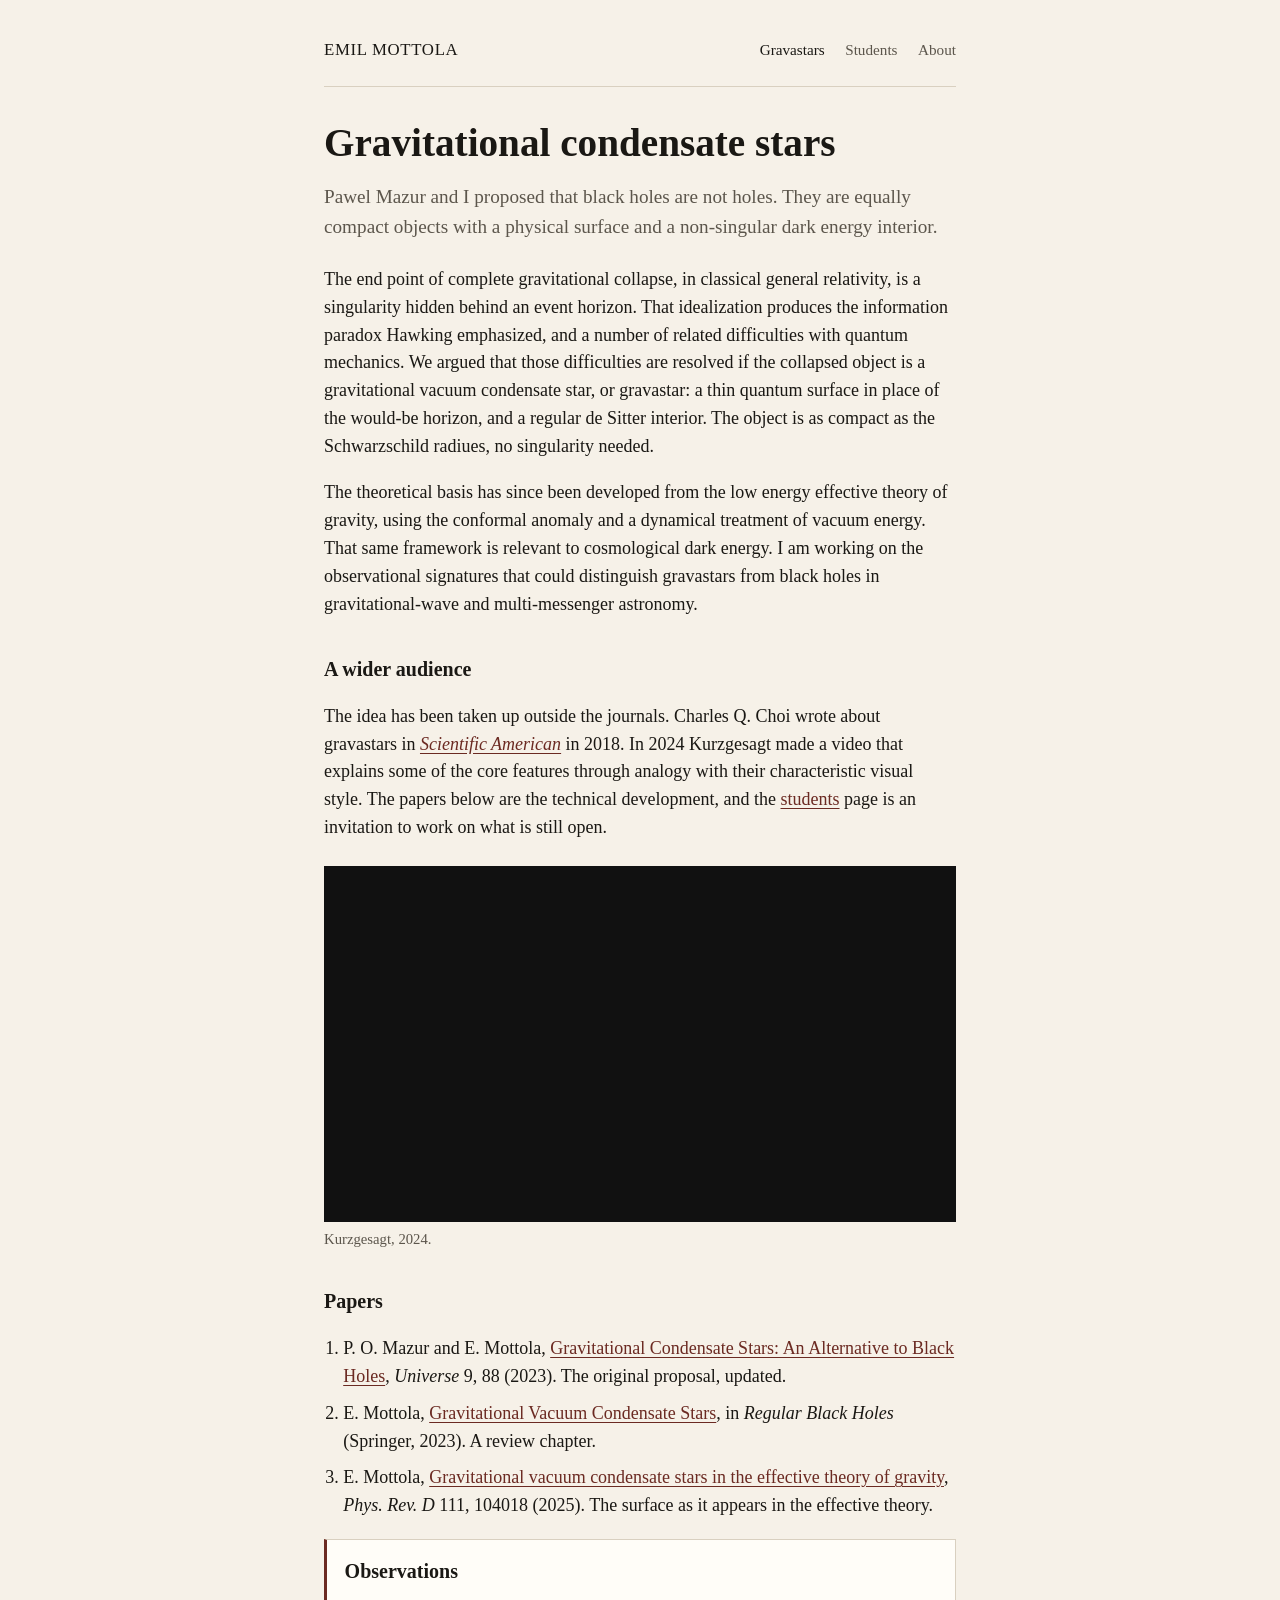
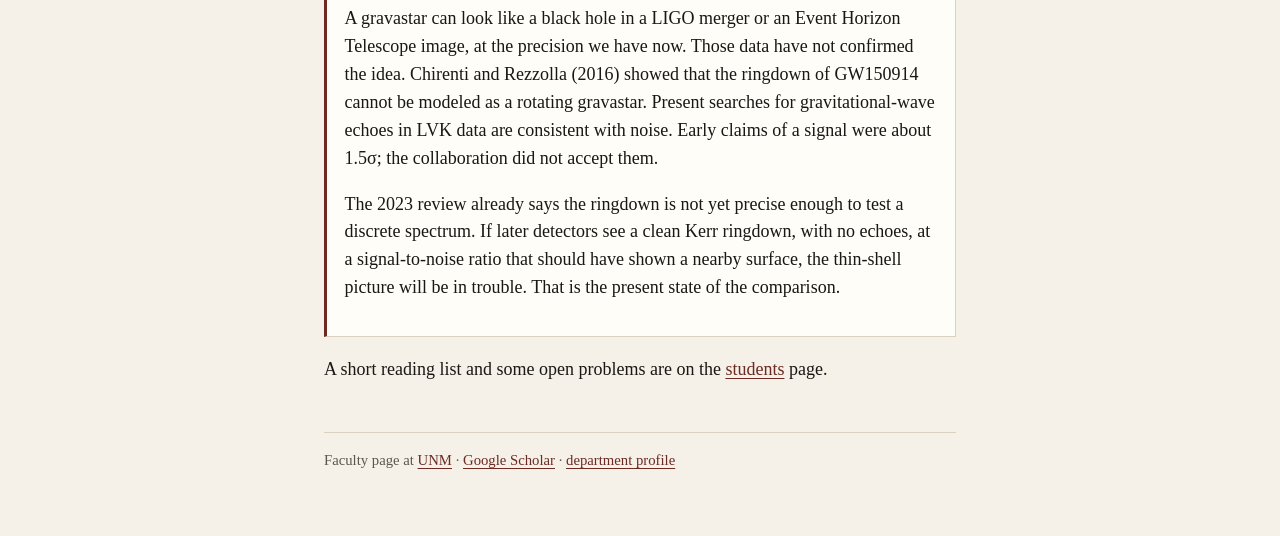
<file: index.html>
<!DOCTYPE html>
<html lang="en">
<head>
<meta charset="utf-8">
<meta name="viewport" content="width=device-width, initial-scale=1">
<title>Emil Mottola — gravitational condensate stars</title>
<meta name="description" content="Gravitational vacuum condensate stars, or gravastars: compact objects with a physical surface and a non-singular dark energy interior, proposed as an alternative to black holes.">
<link rel="stylesheet" href="/style.css">
</head>
<body>
<div class="wrap">
<header class="site">
  <a class="name" href="/">Emil Mottola</a>
  <nav>
    <a href="/" aria-current='page'>Gravastars</a>
    <a href="/start.html">Students</a>
    <a href="/about.html">About</a>
  </nav>
</header>
<h1>Gravitational condensate stars</h1>
<p class="lede">Pawel Mazur and I proposed that black holes are not holes. They are equally compact objects with a physical surface and a non-singular dark energy interior.</p>
<p>The end point of complete gravitational collapse, in classical general relativity, is a singularity hidden behind an event horizon. That idealization produces the information paradox Hawking emphasized, and a number of related difficulties with quantum mechanics. We argued that those difficulties are resolved if the collapsed object is a gravitational vacuum condensate star, or gravastar: a thin quantum surface in place of the would-be horizon, and a regular de Sitter interior. The object is as compact as the Schwarzschild radiues, no singularity needed.</p>
<p>The theoretical basis has since been developed from the low energy effective theory of gravity, using the conformal anomaly and a dynamical treatment of vacuum energy. That same framework is relevant to cosmological dark energy. I am working on the observational signatures that could distinguish gravastars from black holes in gravitational-wave and multi-messenger astronomy.</p>
<h2>A wider audience</h2>
<p>The idea has been taken up outside the journals. Charles Q. Choi wrote about gravastars in <a href="https://www.scientificamerican.com/article/black-hole-pretenders-could-really-be-bizarre-quantum-stars/"><em>Scientific American</em></a> in 2018. In 2024 Kurzgesagt made a video that explains some of the core features through analogy with their characteristic visual style. The papers below are the technical development, and the <a href="/start.html">students</a> page is an invitation to work on what is still open.</p>
<div class="video">
  <iframe src="https://www.youtube-nocookie.com/embed/BmUZ2wp1lM8" title="Kurzgesagt video on gravastars" allow="accelerometer; clipboard-write; encrypted-media; gyroscope; picture-in-picture; web-share" allowfullscreen loading="lazy"></iframe>
</div>
<p class="caption">Kurzgesagt, 2024.</p>
<h2>Papers</h2>
<ol class="papers">
  <li>P. O. Mazur and E. Mottola, <a href="https://arxiv.org/abs/gr-qc/0109035">Gravitational Condensate Stars: An Alternative to Black Holes</a>, <em>Universe</em> 9, 88 (2023). The original proposal, updated.</li>
  <li>E. Mottola, <a href="https://arxiv.org/abs/2302.09690">Gravitational Vacuum Condensate Stars</a>, in <em>Regular Black Holes</em> (Springer, 2023). A review chapter.</li>
  <li>E. Mottola, <a href="https://arxiv.org/abs/2502.02519">Gravitational vacuum condensate stars in the effective theory of gravity</a>, <em>Phys. Rev. D</em> 111, 104018 (2025). The surface as it appears in the effective theory.</li>
</ol>
<div class="card kill">
  <h2 style="margin-top:0">Observations</h2>
  <p>A gravastar can look like a black hole in a LIGO merger or an Event Horizon Telescope image, at the precision we have now. Those data have not confirmed the idea. Chirenti and Rezzolla (2016) showed that the ringdown of GW150914 cannot be modeled as a rotating gravastar. Present searches for gravitational-wave echoes in LVK data are consistent with noise. Early claims of a signal were about 1.5σ; the collaboration did not accept them.</p>
  <p>The 2023 review already says the ringdown is not yet precise enough to test a discrete spectrum. If later detectors see a clean Kerr ringdown, with no echoes, at a signal-to-noise ratio that should have shown a nearby surface, the thin-shell picture will be in trouble. That is the present state of the comparison.</p>
</div>
<p>A short reading list and some open problems are on the <a href="/start.html">students</a> page.</p>
<footer>
  Faculty page at <a href="https://www.unm.edu/~emottola/">UNM</a>
  · <a href="https://scholar.google.com/citations?user=PwOZ340AAAAJ">Google Scholar</a>
  · <a href="https://physics.unm.edu/people/faculty/emil-mottola.html">department profile</a>
</footer>
</div>
</body>
</html>
</file>
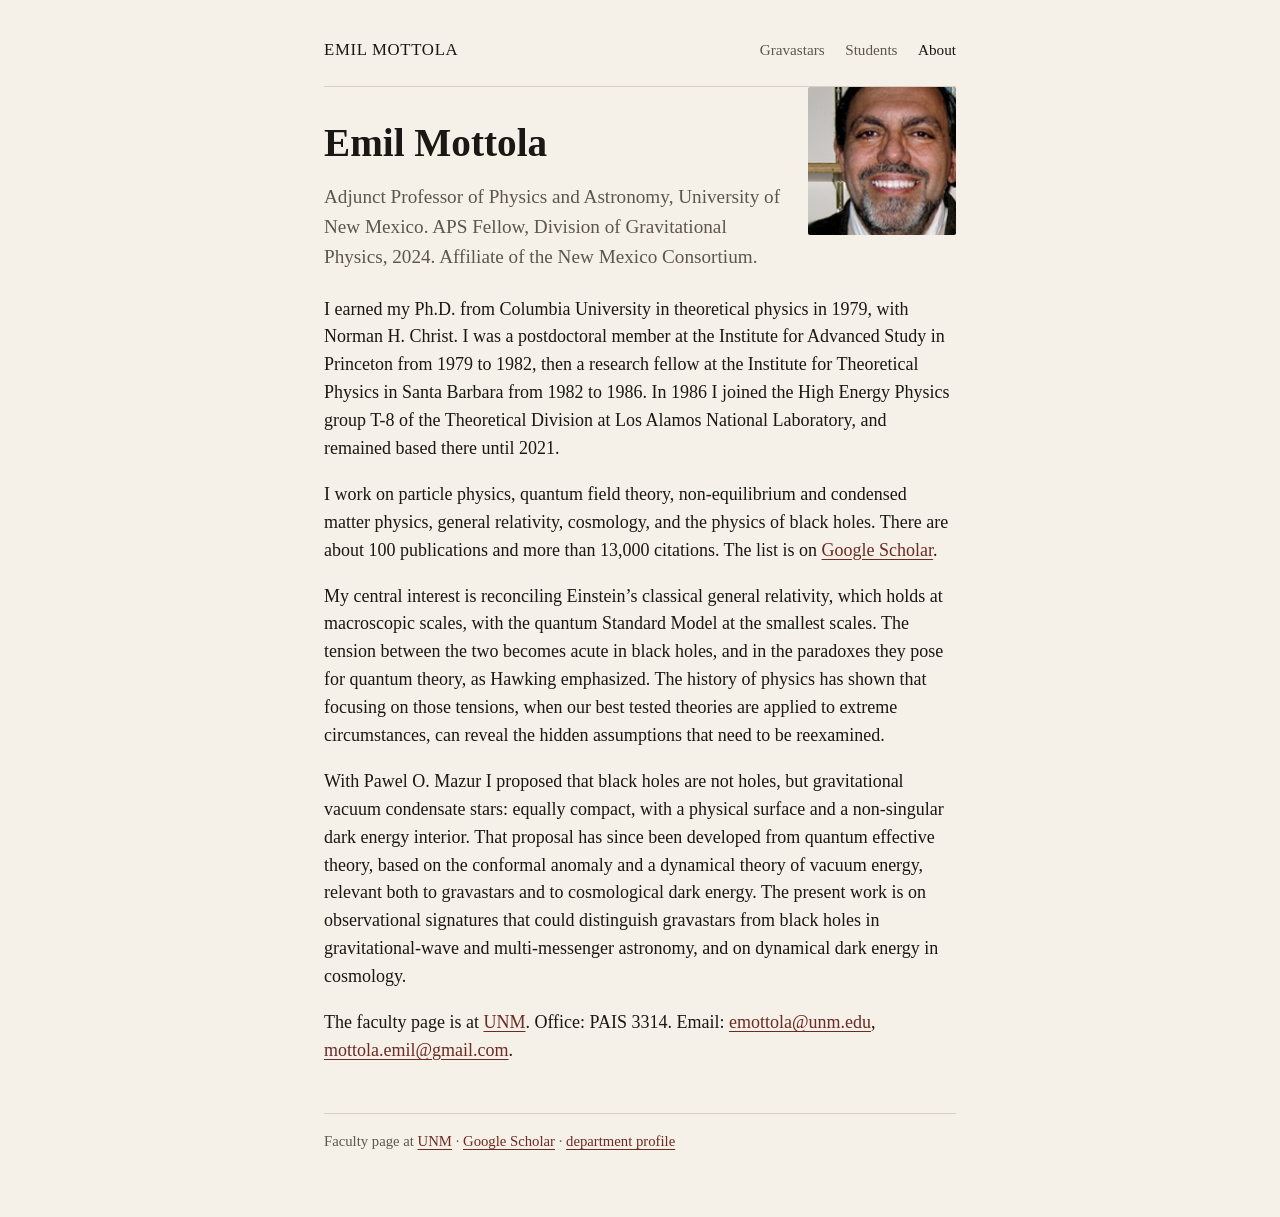
<file: about.html>
<!DOCTYPE html>
<html lang="en">
<head>
<meta charset="utf-8">
<meta name="viewport" content="width=device-width, initial-scale=1">
<title>About — Emil Mottola</title>
<link rel="stylesheet" href="/style.css">
</head>
<body>
<div class="wrap">
<header class="site">
  <a class="name" href="/">Emil Mottola</a>
  <nav>
    <a href="/">Gravastars</a>
    <a href="/start.html">Students</a>
    <a href="/about.html" aria-current='page'>About</a>
  </nav>
</header>
<img class="portrait" src="/emil-mottola.jpg" alt="Emil Mottola">
<h1>Emil Mottola</h1>
<p class="lede">Adjunct Professor of Physics and Astronomy, University of New Mexico. APS Fellow, Division of Gravitational Physics, 2024. Affiliate of the New Mexico Consortium.</p>
<p>I earned my Ph.D. from Columbia University in theoretical physics in 1979, with Norman H. Christ. I was a postdoctoral member at the Institute for Advanced Study in Princeton from 1979 to 1982, then a research fellow at the Institute for Theoretical Physics in Santa Barbara from 1982 to 1986. In 1986 I joined the High Energy Physics group T-8 of the Theoretical Division at Los Alamos National Laboratory, and remained based there until 2021.</p>
<p>I work on particle physics, quantum field theory, non-equilibrium and condensed matter physics, general relativity, cosmology, and the physics of black holes. There are about 100 publications and more than 13,000 citations. The list is on <a href="https://scholar.google.com/citations?user=PwOZ340AAAAJ">Google Scholar</a>.</p>
<p>My central interest is reconciling Einstein’s classical general relativity, which holds at macroscopic scales, with the quantum Standard Model at the smallest scales. The tension between the two becomes acute in black holes, and in the paradoxes they pose for quantum theory, as Hawking emphasized. The history of physics has shown that focusing on those tensions, when our best tested theories are applied to extreme circumstances, can reveal the hidden assumptions that need to be reexamined.</p>
<p>With Pawel O. Mazur I proposed that black holes are not holes, but gravitational vacuum condensate stars: equally compact, with a physical surface and a non-singular dark energy interior. That proposal has since been developed from quantum effective theory, based on the conformal anomaly and a dynamical theory of vacuum energy, relevant both to gravastars and to cosmological dark energy. The present work is on observational signatures that could distinguish gravastars from black holes in gravitational-wave and multi-messenger astronomy, and on dynamical dark energy in cosmology.</p>
<p>The faculty page is at <a href="https://www.unm.edu/~emottola/">UNM</a>. Office: PAIS 3314. Email: <a href="mailto:emottola@unm.edu">emottola@unm.edu</a>, <a href="mailto:mottola.emil@gmail.com">mottola.emil@gmail.com</a>.</p>
<footer>
  Faculty page at <a href="https://www.unm.edu/~emottola/">UNM</a>
  · <a href="https://scholar.google.com/citations?user=PwOZ340AAAAJ">Google Scholar</a>
  · <a href="https://physics.unm.edu/people/faculty/emil-mottola.html">department profile</a>
</footer>
</div>
</body>
</html>
</file>
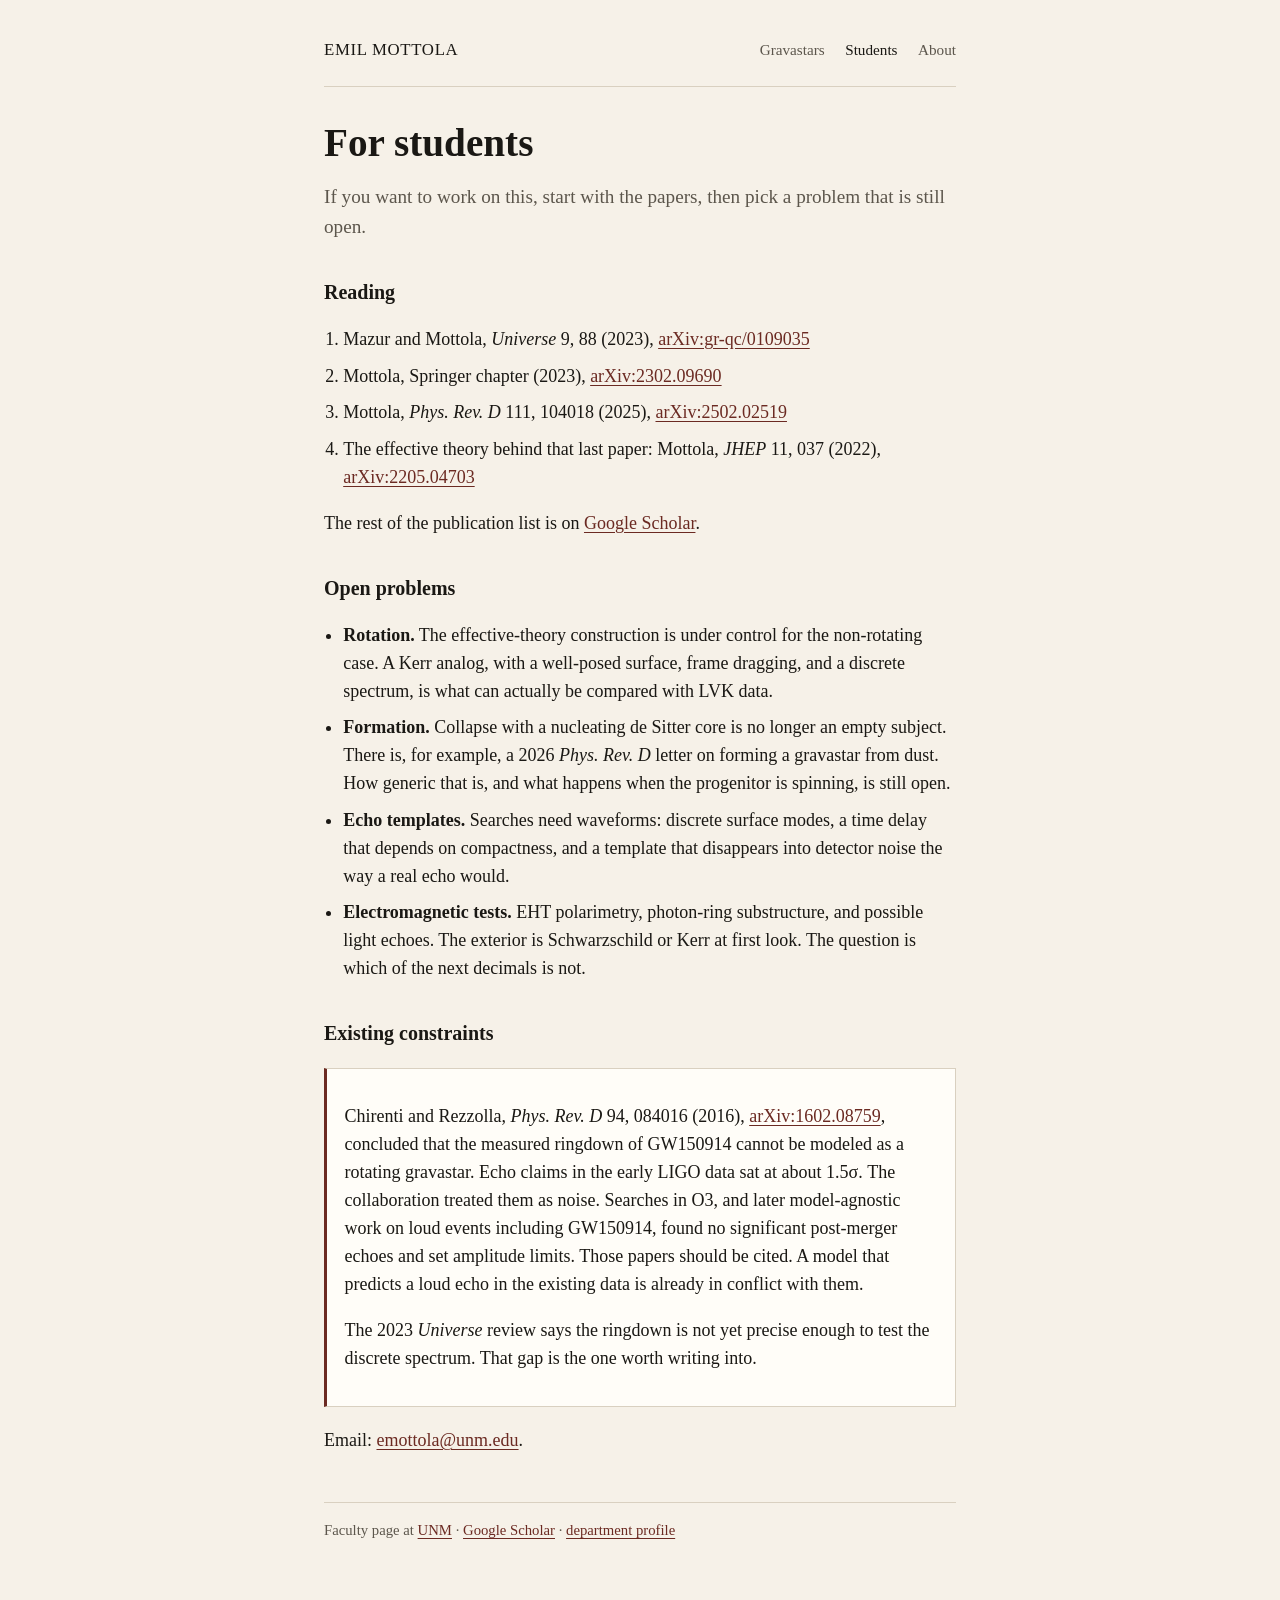
<file: start.html>
<!DOCTYPE html>
<html lang="en">
<head>
<meta charset="utf-8">
<meta name="viewport" content="width=device-width, initial-scale=1">
<title>Students — Emil Mottola</title>
<link rel="stylesheet" href="/style.css">
</head>
<body>
<div class="wrap">
<header class="site">
  <a class="name" href="/">Emil Mottola</a>
  <nav>
    <a href="/">Gravastars</a>
    <a href="/start.html" aria-current='page'>Students</a>
    <a href="/about.html">About</a>
  </nav>
</header>
<h1>For students</h1>
<p class="lede">If you want to work on this, start with the papers, then pick a problem that is still open.</p>
<h2>Reading</h2>
<ol class="papers">
  <li>Mazur and Mottola, <em>Universe</em> 9, 88 (2023), <a href="https://arxiv.org/abs/gr-qc/0109035">arXiv:gr-qc/0109035</a></li>
  <li>Mottola, Springer chapter (2023), <a href="https://arxiv.org/abs/2302.09690">arXiv:2302.09690</a></li>
  <li>Mottola, <em>Phys. Rev. D</em> 111, 104018 (2025), <a href="https://arxiv.org/abs/2502.02519">arXiv:2502.02519</a></li>
  <li>The effective theory behind that last paper: Mottola, <em>JHEP</em> 11, 037 (2022), <a href="https://arxiv.org/abs/2205.04703">arXiv:2205.04703</a></li>
</ol>
<p>The rest of the publication list is on <a href="https://scholar.google.com/citations?user=PwOZ340AAAAJ">Google Scholar</a>.</p>
<h2>Open problems</h2>
<ul class="plain">
  <li><strong>Rotation.</strong> The effective-theory construction is under control for the non-rotating case. A Kerr analog, with a well-posed surface, frame dragging, and a discrete spectrum, is what can actually be compared with LVK data.</li>
  <li><strong>Formation.</strong> Collapse with a nucleating de Sitter core is no longer an empty subject. There is, for example, a 2026 <em>Phys. Rev. D</em> letter on forming a gravastar from dust. How generic that is, and what happens when the progenitor is spinning, is still open.</li>
  <li><strong>Echo templates.</strong> Searches need waveforms: discrete surface modes, a time delay that depends on compactness, and a template that disappears into detector noise the way a real echo would.</li>
  <li><strong>Electromagnetic tests.</strong> EHT polarimetry, photon-ring substructure, and possible light echoes. The exterior is Schwarzschild or Kerr at first look. The question is which of the next decimals is not.</li>
</ul>
<h2>Existing constraints</h2>
<div class="card kill">
  <p>Chirenti and Rezzolla, <em>Phys. Rev. D</em> 94, 084016 (2016), <a href="https://arxiv.org/abs/1602.08759">arXiv:1602.08759</a>, concluded that the measured ringdown of GW150914 cannot be modeled as a rotating gravastar. Echo claims in the early LIGO data sat at about 1.5σ. The collaboration treated them as noise. Searches in O3, and later model-agnostic work on loud events including GW150914, found no significant post-merger echoes and set amplitude limits. Those papers should be cited. A model that predicts a loud echo in the existing data is already in conflict with them.</p>
  <p>The 2023 <em>Universe</em> review says the ringdown is not yet precise enough to test the discrete spectrum. That gap is the one worth writing into.</p>
</div>
<p>Email: <a href="mailto:emottola@unm.edu">emottola@unm.edu</a>.</p>
<footer>
  Faculty page at <a href="https://www.unm.edu/~emottola/">UNM</a>
  · <a href="https://scholar.google.com/citations?user=PwOZ340AAAAJ">Google Scholar</a>
  · <a href="https://physics.unm.edu/people/faculty/emil-mottola.html">department profile</a>
</footer>
</div>
</body>
</html>
</file>
<file: style.css>
:root {
  --ink: #1a1814;
  --muted: #5c564c;
  --paper: #f6f1e8;
  --card: #fffdf8;
  --rule: #d9d0c0;
  --accent: #6b2a22;
  --link: #6b2a22;
}
* { box-sizing: border-box; }
html, body { margin: 0; padding: 0; }
body {
  background: var(--paper);
  color: var(--ink);
  font: 18px/1.55 "Iowan Old Style", Palatino, "Palatino Linotype", "Book Antiqua", Georgia, serif;
}
a { color: var(--link); text-underline-offset: 3px; }
a:hover { color: #3f1612; }
.wrap { max-width: 42rem; margin: 0 auto; padding: 1.25rem 1.25rem 4rem; }
header.site {
  display: flex;
  justify-content: space-between;
  align-items: baseline;
  gap: 1rem;
  padding: 1rem 0 1.4rem;
  border-bottom: 1px solid var(--rule);
}
header.site .name {
  font-size: 1.05rem;
  letter-spacing: 0.04em;
  text-transform: uppercase;
  text-decoration: none;
  color: var(--ink);
}
nav a {
  margin-left: 1rem;
  font-size: 0.95rem;
  text-decoration: none;
  color: var(--muted);
}
nav a[aria-current="page"], nav a:hover { color: var(--ink); }
h1 {
  font-size: clamp(1.8rem, 4vw, 2.45rem);
  font-weight: 600;
  line-height: 1.2;
  margin: 2rem 0 1rem;
}
h2 { font-size: 1.25rem; margin: 2.2rem 0 0.6rem; font-weight: 600; }
p, li { color: var(--ink); }
.lede { font-size: 1.2rem; color: var(--muted); margin: 0 0 1.5rem; }
.video {
  position: relative;
  width: 100%;
  padding-top: 56.25%;
  background: #111;
  margin: 1.5rem 0 0.4rem;
}
.video iframe {
  position: absolute; inset: 0; width: 100%; height: 100%; border: 0;
}
.caption { font-size: 0.92rem; color: var(--muted); margin: 0 0 2rem; }
ol.papers, ul.plain { padding-left: 1.2rem; }
ol.papers li, ul.plain li { margin: 0.55rem 0; }
.card {
  background: var(--card);
  border: 1px solid var(--rule);
  padding: 1rem 1.1rem;
  margin: 1.2rem 0;
}
.kill { border-left: 3px solid var(--accent); }
footer {
  margin-top: 3rem;
  padding-top: 1rem;
  border-top: 1px solid var(--rule);
  font-size: 0.92rem;
  color: var(--muted);
}
.portrait {
  float: right;
  width: 148px;
  height: 148px;
  object-fit: cover;
  border-radius: 2px;
  margin: 0 0 1rem 1.2rem;
  filter: grayscale(15%);
}
@media (max-width: 560px) {
  .portrait { float: none; display: block; margin: 0 0 1rem; }
  nav a { margin-left: 0.7rem; }
}
</file>
